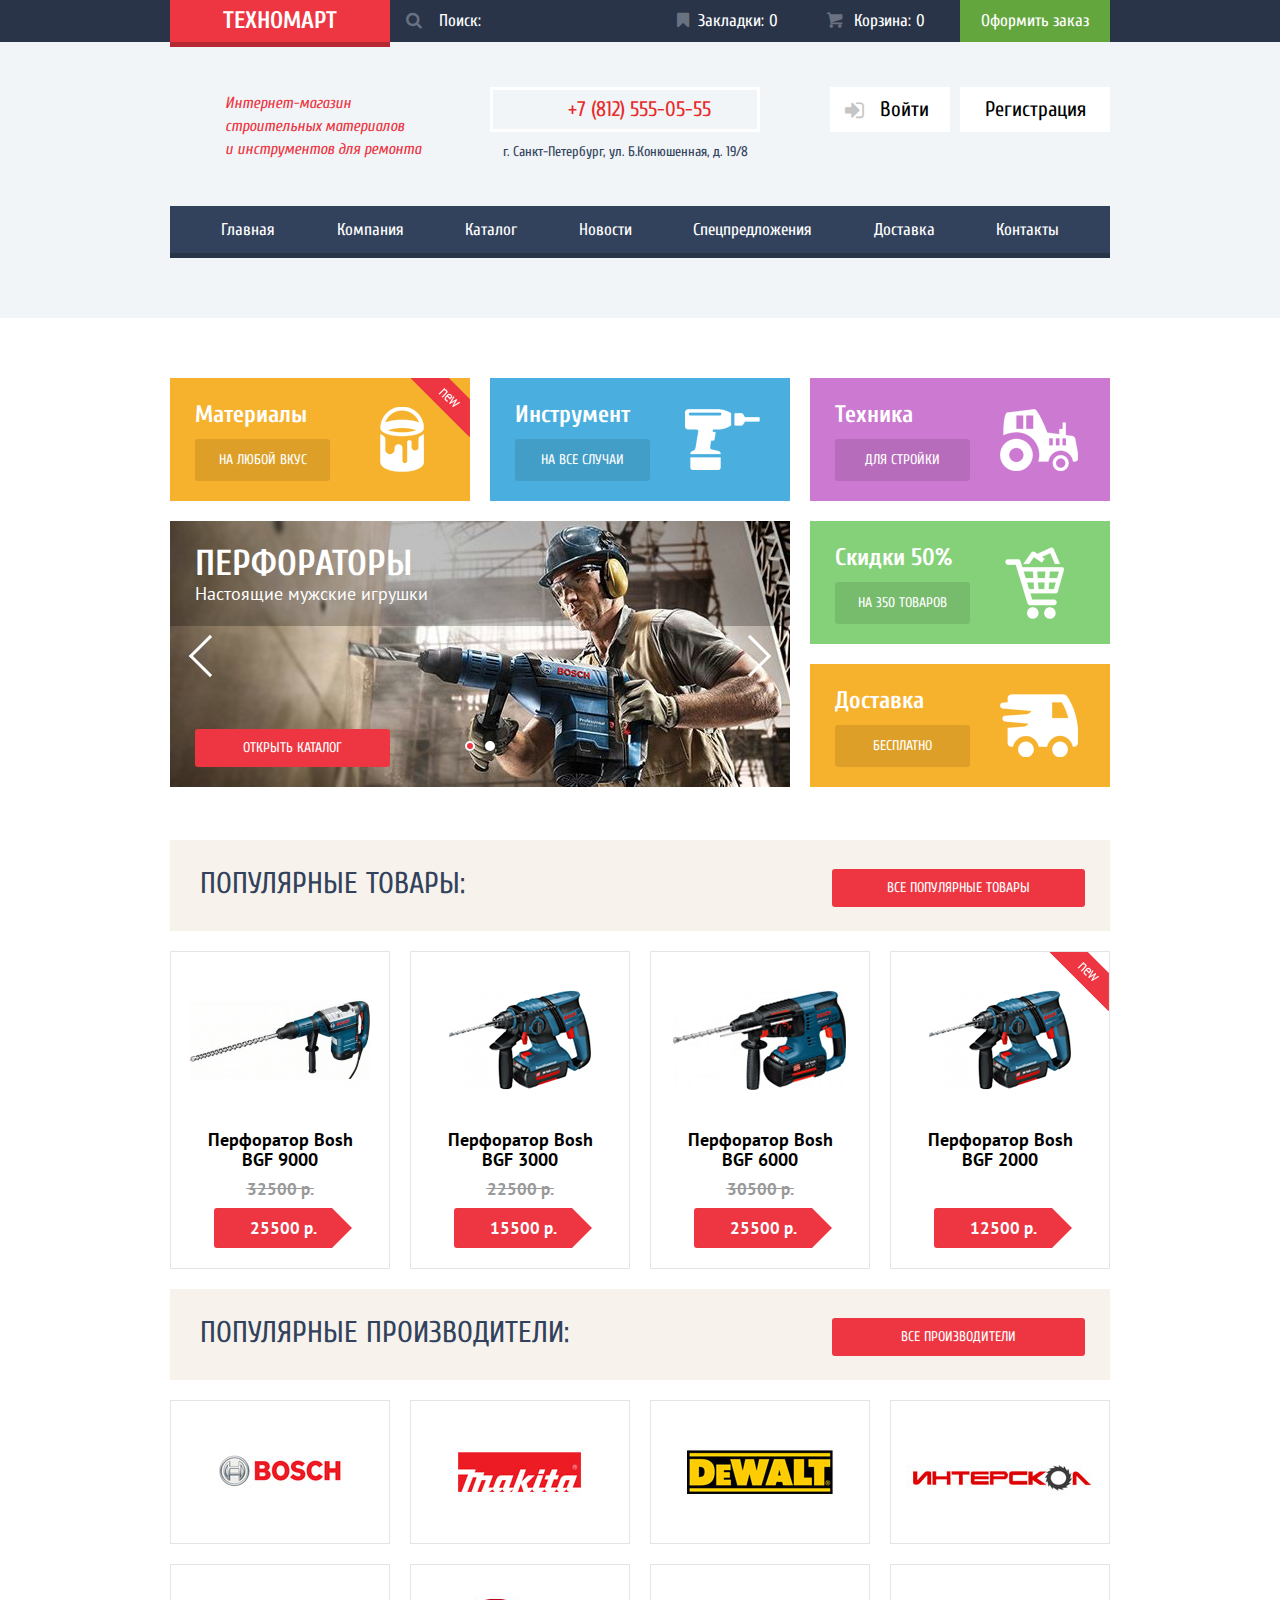
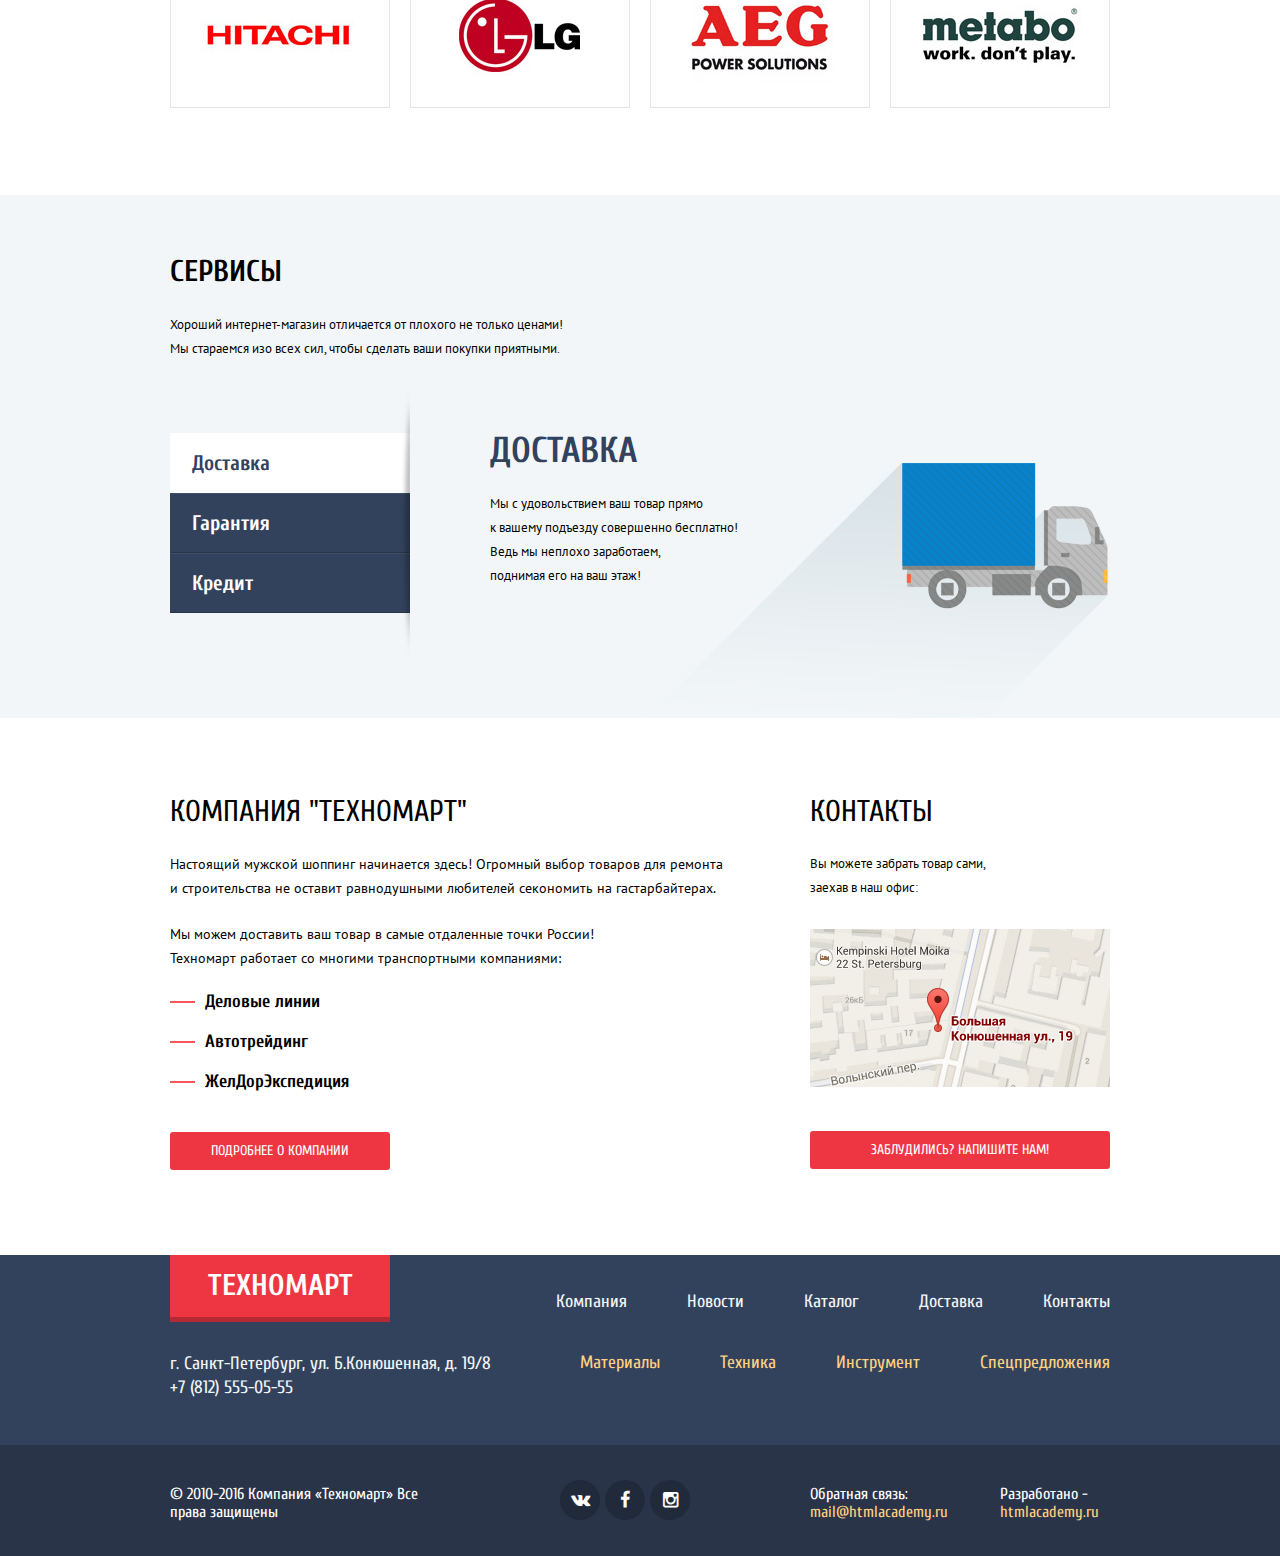
<file: index.html>
<!DOCTYPE html>
<html lang="ru">
  <head>
    <meta charset="utf-8">
    <link href="https://fonts.googleapis.com/css?family=PT+Sans:400,700|Cuprum:400,700&subset=latin,cyrillic" rel="stylesheet" type="text/css">
    <link href="css/normalize.css" rel="stylesheet">
    <link href="css/style.min.css" rel="stylesheet">
    <title>Техномарт</title>
  </head>
  <body>
    <header class="main-header">
      <div class="header-top">
        <div class="container clearfix">
          <div class="header-logo">
            <span class="logo">Техномарт</span>
          </div>
          <div class="search">
            <form class="search-form" action="#" method="get">
              <input id="search-field" type="text" name="search" placeholder="Поиск:">
              <label for="search-field"></label>
            </form>
          </div>
          <div class="bookmarks">
            <a class="bookmarks-link clearfix" href="#">
              <div class="bookmarks-title">Закладки:</div>
              <div class="bookmarks-count">0</div>
            </a>
          </div>
          <div class="cart">
            <a class="cart-link clearfix" href="#">
              <div class="cart-title">Корзина:</div>
              <div class="cart-count">0</div>
            </a>
          </div>
          <div class="checkout">
            <a class="checkout-btn" href="#">Оформить заказ</a>
          </div>
        </div>
      </div>
      <div class="header-bottom">
        <div class="container clearfix">
          <div class="header-description">
            <p>Интернет-магазин строительных материалов<br>
               и инструментов для ремонта</p>
          </div>
          <div class="header-contacts">
            <div class="header-contacts-tel">+7 (812) 555-05-55</div>
            <div class="header-contacts-address">г. Санкт-Петербург,
             ул. Б.Конюшенная, д. 19/8</div>
          </div>
          <div class="user-block">
            <div class="sign-in">
              <a class="sign-in-link" href="#">Войти</a>
            </div>
            <div class="sign-up">
              <a class="sign-up-link" href="#">Регистрация</a>
            </div>
          </div>
          <nav class="main-navigation">
            <ul class="main-navigation-list">
              <li>
                <a href="#">Главная</a>
              </li>
              <li>
                <a href="#">Компания</a>
              </li>
              <li>
                <a href="catalog.html">Каталог</a>
              </li>
              <li>
                <a href="#">Новости</a>
              </li>
              <li>
                <a href="#">Спецпредложения</a>
              </li>
              <li>
                <a href="#">Доставка</a>
              </li>
              <li>
                <a href="#">Контакты</a>
              </li>
            </ul>
          </nav>
        </div>
      </div>
    </header>
    <main>
      <div class="container">
        <div class="categories clearfix">
          <div class="categories-top clearfix">
            <div class="category category-materials">
              <div class="flag flag-new">
                Новинка
              </div>
              <b>Материалы</b>
              <a class="category-btn" href="#">
                <span>на любой вкус</span>
              </a>
            </div>
            <div class="category category-devices">
              <b>Инструмент</b>
              <a class="category-btn" href="#">
                <span>на все случаи</span>
              </a>
            </div>
            <div class="category category-machines">
              <b>Техника</b>
              <a class="category-btn" href="#">
                <span>для стройки</span>
              </a>
            </div>
          </div>
          <div class="categories-right clearfix">
            <div class="category category-sale">
              <b>Скидки 50%</b>
              <a class="category-btn" href="#">
                <span>на 350 товаров</span>
              </a>
            </div>
            <div class="category category-delivery">
              <b>Доставка</b>
              <a class="category-btn" href="#">
                <span>бесплатно</span>
              </a>
            </div>
          </div>
          <article class="index-slider">
            <input id="toogle-1" type="radio" name="toogle" checked>
            <label class="arrow-left-toogle" for="toogle-1"></label>
            <label class="radio-left-toogle" for="toogle-1"></label>
            <input id="toogle-2" type="radio" name="toogle">
            <label class="arrow-right-toolge" for="toogle-2"></label>
            <label class="radio-right-toogle" for="toogle-2"></label>
            <div class="index-slider-slides">
              <div class="index-slider-slide">
                <h2 class="index-slide-title">Перфораторы</h2>
                <p class="index-slide-description">Настоящие мужские игрушки</p>
                <a class="btn index-slide-btn" href="#">Открыть каталог</a>
              </div>
              <div class="index-slider-slide">
                <h2 class="index-slide-title">Дрели</h2>
                <p class="index-slide-description">Соседям на радость!</p>
                <a class="btn index-slide-btn" href="#">Открыть каталог</a>
              </div>
            </div>
          </article>
        </div>
        <article class="items index-items">
          <div class="items-title clearfix">
            <h2>Популярные товары:</h2>
            <a class="btn items-all-btn" href="#">Все популярные товары</a>
          </div>
          <section class="items-item">
            <div class="item-actions">
              <a class="item-btn item-buy" href="/buy">
                <span class="item-buy-picture icon-basket"></span>
                Купить
              </a>
              <a class="item-btn item-bookmark" href="#">В закладки</a>
            </div>
            <div class="item-image">
              <img src="img/bosh-bgf-9000.jpg" width="180" height="100"
               alt="Перфоратор Bosh BGF 9000">
            </div>
            <div class="item-title">
              Перфоратор Bosh BGF 9000
            </div>
            <div class="item-price-old">
              <s>32500 р.</s>
            </div>
            <div class="item-price-current">
              25500 р.
            </div>
          </section>
          <section class="items-item">
            <div class="item-actions">
              <a class="item-btn item-buy" href="/buy">
                <span class="item-buy-picture icon-basket"></span>
                Купить
              </a>
              <a class="item-btn item-bookmark" href="#">В закладки</a>
            </div>
            <div class="item-image">
              <img src="img/bosh-bgf-3000.jpg" width="180" height="100"
               alt="Перфоратор Bosh BGF 3000">
            </div>
            <div class="item-title">
              Перфоратор Bosh BGF 3000
            </div>
            <div class="item-price-old">
              <s>22500 р.</s>
            </div>
            <div class="item-price-current">
              15500 р.
            </div>
          </section>
          <section class="items-item">
            <div class="item-actions">
              <a class="item-btn item-buy" href="/buy">
                <span class="item-buy-picture icon-basket"></span>
                Купить
              </a>
              <a class="item-btn item-bookmark" href="#">В закладки</a>
            </div>
            <div class="item-image">
              <img src="img/bosh-bgf-6000.jpg" width="180" height="100"
               alt="Перфоратор Bosh BGF 6000">
            </div>
            <div class="item-title">
              Перфоратор Bosh BGF 6000
            </div>
            <div class="item-price-old">
              <s>30500 р.</s>
            </div>
            <div class="item-price-current">
              25500 р.
            </div>
          </section>
          <section class="items-item">
            <div class="flag flag-new">
              Новинка
            </div>
            <div class="item-actions">
              <a class="item-btn item-buy" href="/buy">
                <span class="item-buy-picture icon-basket"></span>
                Купить
              </a>
              <a class="item-btn item-bookmark" href="#">В закладки</a>
            </div>
            <div class="item-image">
              <img src="img/bosh-bgf-2000.jpg" width="180" height="100"
               alt="Перфоратор Bosh BGF 2000">
            </div>
            <div class="item-title">
              Перфоратор Bosh BGF 2000
            </div>
            <div class="item-price-current">
              12500 р.
            </div>
          </section>
        </article>
        <article class="manufacturers">
          <div class="manufacturers-title clearfix">
            <h2>Популярные производители:</h2>
            <a class="btn manufacturers-all-btn" href="#">Все производители</a>
          </div>
          <ul class="manufacturers-list">
            <li>
              <a class="manufacturers-bosch" href="#">
                <img src="img/bosch-icon.jpg" width="204" height="96" alt="Bosch">
              </a>
            </li>
            <li>
              <a class="manufacturers-makita" href="#">
                <img src="img/makita-icon.jpg" width="204" height="96" alt="Makita">
              </a>
            </li>
            <li>
              <a class="manufacturers-dewalt" href="#">
                <img src="img/dewalt-icon.jpg" width="204" height="96" alt="DeWalt">
              </a>
            </li>
            <li>
              <a class="manufacturers-interskol" href="#">
                <img src="img/interskol-icon.jpg" width="204" height="96" alt="Интерскол">
              </a>
            </li>
            <li>
              <a class="manufacturers-hitachi" href="#">
                <img src="img/hitachi-icon.jpg" width="204" height="96" alt="Hitachi">
              </a>
            </li>
            <li>
              <a class="manufacturers-lg" href="#">
                <img src="img/lg-icon.jpg" width="204" height="96" alt="LG">
              </a>
            </li>
            <li>
              <a class="manufacturers-aeg" href="#">
                <img src="img/aeg-icon.jpg" width="204" height="96" alt="AEG">
              </a>
            </li>
            <li>
              <a class="manufacturers-metabo" href="#">
                <img src="img/metabo-icon.jpg" width="204" height="96" alt="Metabo">
              </a>
            </li>
          </ul>
        </article>
      </div>
      <article class="services">
        <div class="container">
          <h1 class="services-title">Сервисы</h1>
          <p class="services-description">Хороший интернет-магазин отличается от плохого не только ценами!
             Мы стараемся изо всех сил, чтобы сделать ваши покупки приятными.</p>
          <div class="services-slider">
            <input id="delivery-toggle" type="radio" name="services-toggle" checked>
            <input id="warranty-toggle" type="radio" name="services-toggle">
            <input id="credit-toggle" type="radio" name="services-toggle">
            <div class="services-slider-controls">
              <label class="services-slider-btn delivery-btn" for="delivery-toggle">Доставка</label>
              <label class="services-slider-btn warranty-btn" for="warranty-toggle">Гарантия</label>
              <label class="services-slider-btn credit-btn" for="credit-toggle">Кредит</label>
            </div>
            <section class="services-slider-slide delivery">
              <h2 class="services-slide-title">Доставка</h2>
              <p class="services-slide-description">Мы с удовольствием ваш товар прямо<br>
                к вашему подъезду совершенно бесплатно!<br>
                Ведь мы неплохо заработаем,<br>
                поднимая его на ваш этаж!</p>
            </section>
            <section class="services-slider-slide warranty">
              <h2 class="services-slide-title">Гарантия</h2>
              <p class="services-slide-description">
                Если купленный у нас товар поломается или заискрит,<br>
                а также в случае пожара, спровоцированного его возгаранием,<br>
                вы всегда можете быть уверены в нашей гарантии. Мы обменяем<br>
                сгоревший товар на новый.<br>
                Дом уж востановите как-нибудь сами.</p>
            </section>
            <section class="services-slider-slide credit">
              <h2 class="services-slide-title">Кредит</h2>
              <p class="services-slide-description">Залезть в долговую яму стало проще!<br>
               Кредитные консультанты придут вам на помощь.</p>
               <a class="btn credit-apllication-btn" href="#">Отправить заявку</a>
            </section>
          </div>
        </div>
      </article>
    </main>
    <article class="index-info container clearfix">
      <section class="index-info-company">
        <h1 class="company-title"> Компания "Техномарт"</h1>
        <p>Настоящий мужской шоппинг начинается здесь! Огромный выбор товаров для ремонта и
           строительства не оставит равнодушными любителей секономить на гастарбайтерах.</p>
        <p>Мы можем доставить ваш товар в самые отдаленные точки России!<br>
           Техномарт работает со многими транспортными компаниями:</p>
        <ul class="delivery-list">
          <li>Деловые линии</li>
          <li>Автотрейдинг</li>
          <li>ЖелДорЭкспедиция</li>
        </ul>
        <a class="btn company-extended-btn" href="#">Подробнее о компании</a>
      </section>
      <section class="index-info-contacts">
        <h2 class="contacts-title">Контакты</h2>
        <p>Вы можете забрать товар сами,
           заехав в наш офис:</p>
        <a class="contacts-map" href="https://www.google.ru/maps/place/%D0%91%D0%BE%D0%BB%D1%8C%D1%88%D0%B0%D1%8F+%D0%9A%D0%BE%D0%BD%D1%8E%D1%88%D0%B5%D0%BD%D0%BD%D0%B0%D1%8F+%D1%83%D0%BB.,+19,+%D0%A1%D0%B0%D0%BD%D0%BA%D1%82-%D0%9F%D0%B5%D1%82%D0%B5%D1%80%D0%B1%D1%83%D1%80%D0%B3,+191186/@59.9387969,30.3208946,17z/data=!3m1!4b1!4m2!3m1!1s0x4696310fca5ba729:0xea9c53d4493c879f" target="_blank">
          <img src="img/map.jpg" width="300" height="158" alt="ул. Большая конюшенная, 19">
        </a>
        <a class="btn contacts-email-btn" href="/write-us">Заблудились? Напишите нам!</a>
      </section>
    </article>
    <footer class="main-footer">
      <div class="footer-top">
        <div class="container clearfix">
          <div class="footer-top-left">
            <div class="footer-logo">
              <span class="logo">Техномарт</span>
            </div>
            <div class="footer-contacts">
              г. Санкт-Петербург, ул. Б.Конюшенная, д. 19/8 +7 (812) 555-05-55
            </div>
          </div>
          <nav class="footer-navigation">
            <ul class="footer-navigation-top">
              <li>
                <a href="#">Компания</a>
              </li>
              <li>
                <a href="#">Новости</a>
              </li>
            <li>
                <a href="catalog.html">Каталог</a>
              </li>
            <li>
                <a href="#">Доставка</a>
              </li>
              <li>
                <a href="#">Контакты</a>
              </li>
            </ul>
            <ul class="footer-navigation-bottom">
              <li>
                <a href="#">Материалы</a>
              </li>
              <li>
                <a href="#">Техника</a>
              </li>
              <li>
                <a href="#">Инструмент</a>
              </li>
              <li>
                <a href="#">Спецпредложения</a>
              </li>
            </ul>
          </nav>
        </div>
      </div>
      <div class="footer-bottom">
        <div class="container clearfix">
          <div class="footer-copyrighting">
            &copy; 2010-2016 Компания &laquo;Техномарт&raquo; Все права защищены
          </div>
          <div class="footer-social">
            <a class="social-btn social-btn-vk" href="#">Вконтакте</a>
            <a class="social-btn social-btn-fb" href="#">Фейсбук</a>
            <a class="social-btn social-btn-instagram" href="#">Инстаграм</a>
          </div>
          <div class="footer-feedback">
            Обратная связь:
            <a href="mailto:mail@htmlacadymy.ru">mail@htmlacademy.ru</a>
          </div>
          <div class="footer-developer">
            Разработано -
            <a href="http://www.htmlacademy.ru" target="_blank">htmlacademy.ru</a>
          </div>
        </div>
      </div>
    </footer>
    <div class="overlay"></div>
    <div class="modal-write-us">
      <button class="write-us-close" type="button">Закрыть</button>
        <form action="#" method="post">
          <div class="write-us-top">
            <div class="modal-container clearfix">
              <label class="top-left">
                <span class="field-title">Ваше имя:</span>
                <input type="text" name="name" placeholder="Представтесь, пожалуйста">
              </label>
              <label class="top-right">
                <span class="field-title">Ваш e-mail:</span>
                <input type="email" name="email" placeholder="Для отправки ответа">
              </label>
            <label class="top-bottom">
              <span class="field-title">Текст письма:</span>
              <textarea name="message" rows="5" placeholder="В свободной форме"></textarea>
            </label>
          </div>
        </div>
        <div class="write-us-bottom">
          <div class="modal-container">
            <button class="btn write-us-btn">Отправить</button>
          </div>
        </div>
      </form>
    </div>
    <div class="modal-cart">
      <button class="modal-cart-close" type="button" >Закрыть</button>
      <div class="modal-container">
        <span class="modal-cart-picture"></span>
        <p>Товар добавлен в корзину!</p>
      </div>
      <div class="modal-cart-bottom">
        <div class="modal-container">
          <button class="btn order-btn" type="button">Оформить заказ</button>
          <button class="btn proceed-btn" type="button">Продолжить покупки</button>
        </div>
      </div>
    </div>
    <div class="modal-map">
      <iframe src="https://www.google.com/maps/embed?pb=!1m16!1m12!1m3!1d1998.5989424123986!2d30.320894616222443!3d59.93879686904775!2m3!1f0!2f0!3f0!3m2!1i1024!2i768!4f13.1!2m1!1z0KHQsNC90LrRgi3Qn9C10YLQtdGA0LHRg9GA0LMsINCz0L7RgNC-0LQg0KHQsNC90LrRgi3Qn9C10YLQtdGA0LHRg9GA0LMg0LHQvtC70YzRiNCw0Y8g0LrQvtC90Y7RiNC10L3QvdCw0Y8gMTk!5e0!3m2!1sru!2sru!4v1456146250431" width="940" height="445" frameborder="0" allowfullscreen></iframe>
      <button class="modal-map-close" type="button" >Закрыть</button>
    </div>
    <script src="js/scripts.min.js"></script>
  </body>
</html>
</file>
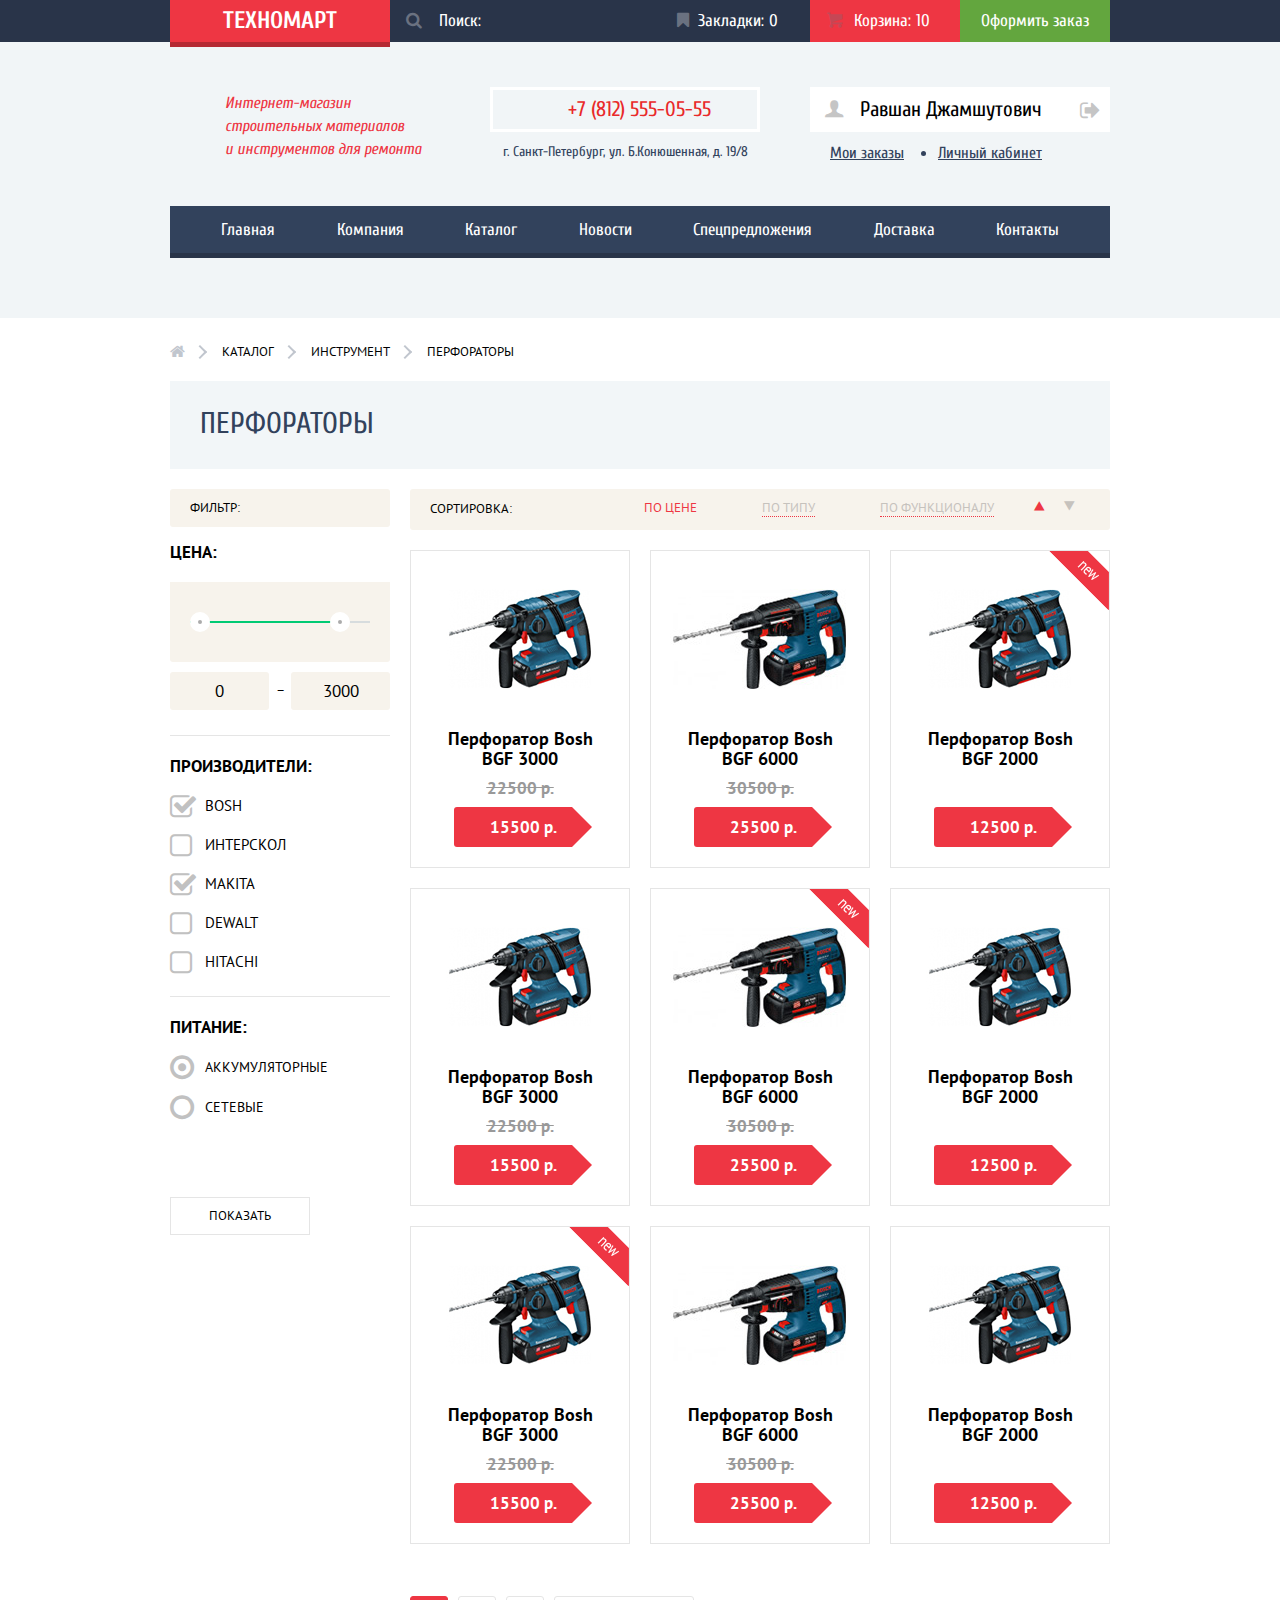
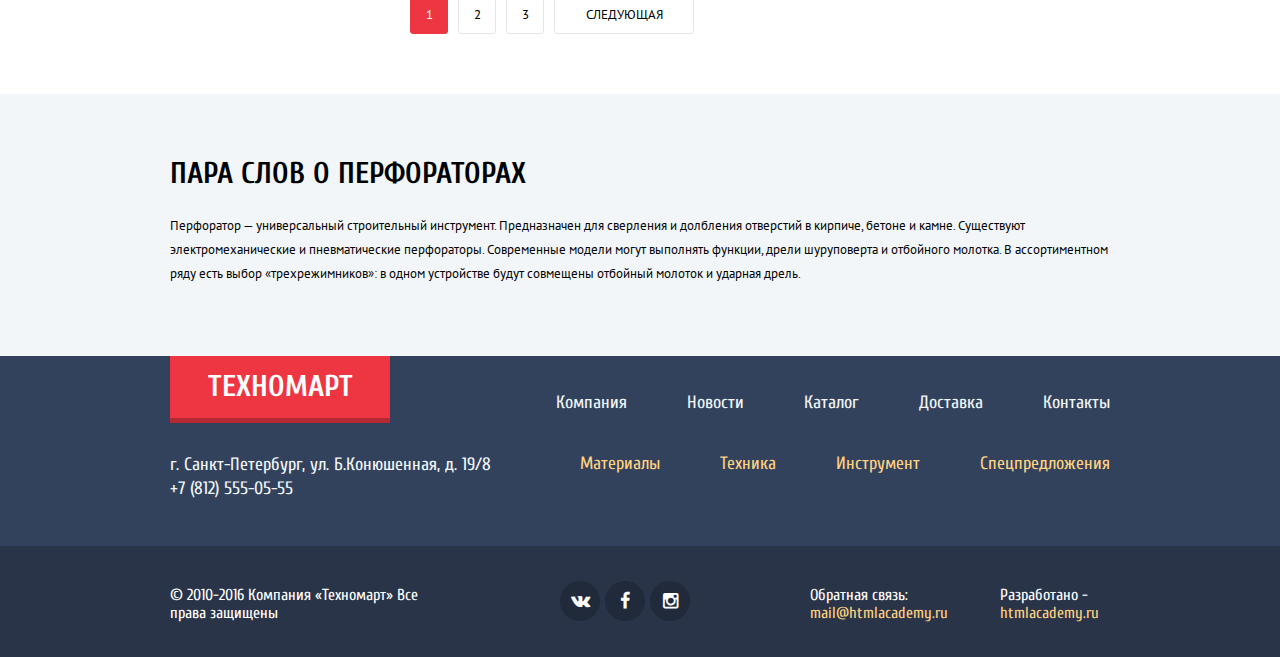
<file: catalog.html>
<!DOCTYPE html>
<html lang="ru">
  <head>
    <meta charset="utf-8">
    <link href="https://fonts.googleapis.com/css?family=PT+Sans:400,700|Cuprum:400,700&subset=latin,cyrillic" rel="stylesheet" type="text/css">
    <link href="css/normalize.css" rel="stylesheet">
    <link href="css/style.min.css" rel="stylesheet">
    <title>Перфораторы</title>
  </head>
  <body class="inner-page">
    <header class="main-header">
      <div class="header-top">
        <div class="container clearfix">
          <div class="header-logo">
            <a class="logo inner-logo" href="index.html">Техномарт</a>
          </div>
          <div class="search">
            <form class="search-form" action="#" method="get">
              <input id="search-field" type="text" name="search" placeholder="Поиск:">
              <label for="search-field"></label>
            </form>
          </div>
          <div class="bookmarks">
            <a class="bookmarks-link clearfix" href="#">
              <div class="bookmarks-title">Закладки:</div>
              <div class="bookmarks-count">0</div>
            </a>
          </div>
          <div class="cart">
            <a class="cart-link cart-contain cart-contain-picture clearfix" href="#">
              <div class="cart-title">Корзина:</div>
              <div class="cart-count">10</div>
            </a>
          </div>
          <div class="checkout">
            <a class="checkout-btn" href="#">Оформить заказ</a>
          </div>
        </div>
      </div>
      <div class="header-bottom">
        <div class="container clearfix">
          <div class="header-description">
            <p>Интернет-магазин строительных материалов<br>
               и инструментов для ремонта</p>
          </div>
          <div class="header-contacts">
            <div class="header-contacts-tel">+7 (812) 555-05-55</div>
            <div class="header-contacts-address">г. Санкт-Петербург,
             ул. Б.Конюшенная, д. 19/8</div>
          </div>
          <div class="user-block">
            <div class="user-profile clearfix">
              <div class="user-name">
                <a class="user-name-link" href="#">Равшан Джамшутович</a>
              </div>
              <div class="user-exit">
                <a class="user-exit-link" href="#">Выход</a>
              </div>
            </div>
            <span class="user-oders">
              <a class="user-oders-link" href="#">Мои заказы</a>
            </span>
             <span class="user-account">
              <a class="user-account-link" href="#">Личный кабинет</a>
             </span>
          </div>
          <nav class="main-navigation">
            <ul class="main-navigation-list">
              <li>
                <a href="index.html">Главная</a>
              </li>
              <li>
                <a href="#">Компания</a>
              </li>
              <li>
                <a href="#">Каталог</a>
              </li>
              <li>
                <a href="#">Новости</a>
              </li>
              <li>
                <a href="#">Спецпредложения</a>
              </li>
              <li>
                <a href="#">Доставка</a>
              </li>
              <li>
                <a href="#">Контакты</a>
              </li>
            </ul>
          </nav>
        </div>
      </div>
    </header>
    <div class="breadcrumbs container">
      <ul>
        <li>
          <a class="home-link" href="index.html">Главная<!--<span class="home-picture icon-home"><span>--></a>
        </li>
        <li>
          <a href="#">Каталог</a>
        </li>
        <li>
          <a href="#">Инструмент</a>
        </li>
        <li>
          <span>Перфораторы</span>
        </li>
      </ul>
    </div>
    <main class="catalog container clearfix">
      <h1 class="catalog-title">Перфораторы</h1>
      <aside class="catalog-filter">
        <span class="filter-title">Фильтр:</span>
        <form class="filter-form" action="#" method="post">
          <fieldset class="filter-price">
            <legend>Цена:</legend>
            <div class="range-controls">
              <div class="range-scale">
                <div class="scale-selected" style="width: 88%"></div>
              </div>
              <div class="range-toggle toggle-min"></div>
              <div class="range-toggle toggle-max"></div>
            </div>
            <div class="price-controls">
              <label class="price-min">
                <input type="text" name="min-price" value="0">
              </label>
              <span class="price-dash">&ndash;</span>
              <label class="price-max">
                <input type="text" name="max-price" value="3000">
              </label>
            </div>
          </fieldset>
          <fieldset class="filter-manufacturers">
            <legend>Производители:</legend>
            <input id="bosh" type="checkbox" name="manufacturer" value="bosh" checked>
            <label for="bosh">Bosh</label>
            <input id="interskol" type="checkbox" name="manufacturer" value="interskol">
            <label for="interskol">Интерскол</label>
            <input id="makita" type="checkbox" name="manufacturer" value="makita" checked>
            <label for="makita">Makita</label>
            <input id="dewalt" type="checkbox" name="manufacturer" value="dewalt">
            <label for="dewalt">DeWalt</label>
            <input id="hitachi" type="checkbox" name="manufacturer" value="hitachi">
            <label for="hitachi">Hitachi</label>
          </fieldset>
          <fieldset class="filter-power">
            <legend>Питание:</legend>
            <input id="wireless" type="radio" name="power" value="wireless" checked>
            <label for="wireless">Аккумуляторные</label>
            <input id="wire" type="radio" name="power" value="wire">
            <label for="wire">Сетевые</label>
          </fieldset>
          <button class="show-items" type="submit">Показать</button>
        </form>
      </aside>
      <div class="items-sorting">
        <span class="sorting-title">Сортировка:</span>
        <ul class="sorting-list">
          <li class="sorting-price">
            <a class="sorting-btn current" href="#">По цене</a>
          </li>
          <li class="sorting-type">
            <a class="sorting-btn" href="#">По типу</a>
          </li>
          <li class="sorting-function">
            <a class="sorting-btn" href="#">По функционалу</a>
          </li>
          <li class="sorting-ascending">
            <a href="#">
              <span class="sorting-picture icon-up-dir current">По возрастанию</span>
            </a>
          </li>
          <li class="sorting-descending">
            <a href="#">
              <span class="sorting-picture icon-down-dir">По убыванию</span>
            </a>
          </li>
      </ul>
      </div>
      <article class="items catalog-items">
        <section class="items-item">
          <div class="item-actions">
            <a class="item-btn item-buy" href="/buy">
              <span class="item-buy-picture icon-basket"></span>
              Купить
            </a>
            <a class="item-btn item-bookmark" href="#">В закладки</a>
          </div>
          <div class="item-image">
            <img src="img/bosh-bgf-3000.jpg" width="180" height="100"
             alt="Перфоратор Bosh BGF 3000">
          </div>
          <div class="item-title">
            Перфоратор Bosh BGF 3000
          </div>
          <div class="item-price-old">
            <s>22500 р.</s>
          </div>
          <div class="item-price-current">
            15500 р.
          </div>
        </section>
        <section class="items-item">
          <div class="item-actions">
            <a class="item-btn item-buy" href="/buy">
              <span class="item-buy-picture icon-basket"></span>
              Купить
            </a>
            <a class="item-btn item-bookmark" href="#">В закладки</a>
          </div>
          <div class="item-image">
            <img src="img/bosh-bgf-6000.jpg" width="180" height="100"
             alt="Перфоратор Bosh BGF 6000">
          </div>
          <div class="item-title">
            Перфоратор Bosh BGF 6000
          </div>
          <div class="item-price-old">
            <s>30500 р.</s>
          </div>
          <div class="item-price-current">
            25500 р.
          </div>
        </section>
        <section class="items-item">
          <div class="flag flag-new">
            Новинка
          </div>
          <div class="item-actions">
            <a class="item-btn item-buy" href="/buy">
              <span class="item-buy-picture icon-basket"></span>
              Купить
            </a>
            <a class="item-btn item-bookmark" href="#">В закладки</a>
          </div>
          <div class="item-image">
            <img src="img/bosh-bgf-2000.jpg" width="180" height="100"
             alt="Перфоратор Bosh BGF 2000">
          </div>
          <div class="item-title">
            Перфоратор Bosh BGF 2000
          </div>
          <div class="item-price-current">
            12500 р.
          </div>
        </section>
        <section class="items-item">
          <div class="item-actions">
            <a class="item-btn item-buy" href="/buy">
              <span class="item-buy-picture icon-basket"></span>
              Купить
            </a>
            <a class="item-btn item-bookmark" href="#">В закладки</a>
          </div>
          <div class="item-image">
            <img src="img/bosh-bgf-3000.jpg" width="180" height="100"
             alt="Перфоратор Bosh BGF 3000">
          </div>
          <div class="item-title">
            Перфоратор Bosh BGF 3000
          </div>
          <div class="item-price-old">
            <s>22500 р.</s>
          </div>
          <div class="item-price-current">
            15500 р.
          </div>
        </section>
        <section class="items-item">
          <div class="flag flag-new">
            Новинка
          </div>
          <div class="item-actions">
            <a class="item-btn item-buy" href="/buy">
              <span class="item-buy-picture icon-basket"></span>
              Купить
            </a>
            <a class="item-btn item-bookmark" href="#">В закладки</a>
          </div>
          <div class="item-image">
            <img src="img/bosh-bgf-6000.jpg" width="180" height="100"
             alt="Перфоратор Bosh BGF 6000">
          </div>
          <div class="item-title">
            Перфоратор Bosh BGF 6000
          </div>
          <div class="item-price-old">
            <s>30500 р.</s>
          </div>
          <div class="item-price-current">
            25500 р.
          </div>
        </section>
        <section class="items-item">
          <div class="item-actions">
            <a class="item-btn item-buy" href="/buy">
              <span class="item-buy-picture icon-basket"></span>
              Купить
            </a>
            <a class="item-btn item-bookmark" href="#">В закладки</a>
          </div>
          <div class="item-image">
            <img src="img/bosh-bgf-2000.jpg" width="180" height="100"
             alt="Перфоратор Bosh BGF 2000">
          </div>
          <div class="item-title">
            Перфоратор Bosh BGF 2000
          </div>
          <div class="item-price-current">
            12500 р.
          </div>
        </section>
        <section class="items-item">
          <div class="flag flag-new">
            Новинка
          </div>
          <div class="item-actions">
            <a class="item-btn item-buy" href="/buy">
              <span class="item-buy-picture icon-basket"></span>
              Купить
            </a>
            <a class="item-btn item-bookmark" href="#">В закладки</a>
          </div>
          <div class="item-image">
            <img src="img/bosh-bgf-3000.jpg" width="180" height="100"
             alt="Перфоратор Bosh BGF 3000">
          </div>
          <div class="item-title">
            Перфоратор Bosh BGF 3000
          </div>
          <div class="item-price-old">
            <s>22500 р.</s>
          </div>
          <div class="item-price-current">
            15500 р.
          </div>
        </section>
        <section class="items-item">
          <div class="item-actions">
            <a class="item-btn item-buy" href="/buy">
              <span class="item-buy-picture icon-basket"></span>
              Купить
            </a>
            <a class="item-btn item-bookmark" href="#">В закладки</a>
          </div>
          <div class="item-image">
            <img src="img/bosh-bgf-6000.jpg" width="180" height="100"
             alt="Перфоратор Bosh BGF 6000">
          </div>
          <div class="item-title">
            Перфоратор Bosh BGF 6000
          </div>
          <div class="item-price-old">
            <s>30500 р.</s>
          </div>
          <div class="item-price-current">
            25500 р.
          </div>
        </section>
        <section class="items-item">
          <div class="item-actions">
            <a class="item-btn item-buy" href="/buy">
              <span class="item-buy-picture icon-basket"></span>
              Купить
            </a>
            <a class="item-btn item-bookmark" href="#">В закладки</a>
          </div>
          <div class="item-image">
            <img src="img/bosh-bgf-2000.jpg" width="180" height="100"
             alt="Перфоратор Bosh BGF 2000">
          </div>
          <div class="item-title">
            Перфоратор Bosh BGF 2000
          </div>
          <div class="item-price-current">
            12500 р.
          </div>
        </section>
        <div class="paginator">
          <ul>
            <li>
              <span class="current">1</span>
            </li>
            <li>
              <a href="#">2</a>
            </li>
            <li>
              <a href="#">3</a>
            </li>
            <li>
              <a href="#">Следующая</a>
            </li>
        </ul>
        </div>
      </article>
    </main>
    <aside class="catalog-info">
      <div class="container">
        <h2 class="catalog-info-title">Пара слов о перфораторах</h2>
        <p>Перфоратор &mdash;	 универсальный строительный инструмент. Предназначен для сверления
           и долбления отверстий в кирпиче, бетоне и камне. Существуют электромеханические
           и пневматические перфораторы. Современные модели могут выполнять функции, дрели
           шуруповерта и отбойного молотка. В ассортиментном ряду есть выбор
           &laquo;трехрежимников&raquo;: в одном устройстве будут совмещены отбойный молоток
           и ударная дрель.</p>
      </div>
    </aside>
    <footer class="main-footer">
      <div class="footer-top">
        <div class="container clearfix">
          <div class="footer-top-left">
            <div class="footer-logo">
              <a class="logo inner-logo" href="index.html">Техномарт</a>
            </div>
            <div class="footer-contacts">
              г. Санкт-Петербург, ул. Б.Конюшенная, д. 19/8 +7 (812) 555-05-55
            </div>
          </div>
          <nav class="footer-navigation">
            <ul class="footer-navigation-top">
              <li>
                <a href="#">Компания</a>
              </li>
              <li>
                <a href="#">Новости</a>
              </li>
            <li>
                <a href="catalog.html">Каталог</a>
              </li>
            <li>
                <a href="#">Доставка</a>
              </li>
              <li>
                <a href="#">Контакты</a>
              </li>
            </ul>
            <ul class="footer-navigation-bottom">
              <li>
                <a href="#">Материалы</a>
              </li>
              <li>
                <a href="#">Техника</a>
              </li>
              <li>
                <a href="#">Инструмент</a>
              </li>
              <li>
                <a href="#">Спецпредложения</a>
              </li>
            </ul>
          </nav>
        </div>
      </div>
      <div class="footer-bottom">
        <div class="container clearfix">
          <div class="footer-copyrighting">
            &copy; 2010-2016 Компания &laquo;Техномарт&raquo; Все права защищены
          </div>
          <div class="footer-social">
            <a class="social-btn social-btn-vk" href="#">Вконтакте</a>
            <a class="social-btn social-btn-fb" href="#">Фейсбук</a>
            <a class="social-btn social-btn-instagram" href="#">Инстаграм</a>
          </div>
          <div class="footer-feedback">
            Обратная связь:
            <a href="#">mail@htmlacademy.ru</a>
          </div>
          <div class="footer-developer">
            Разработано -
            <a href="#">htmlacademy.ru</a>
          </div>
        </div>
      </div>
    </footer>
    <div class="overlay"></div>
    <div class="modal-write-us">
      <button class="write-us-close" type="button">Закрыть</button>
        <form action="#" method="post">
          <div class="write-us-top">
            <div class="modal-container clearfix">
              <label class="top-left">
                <span class="field-title">Ваше имя:</span>
                <input type="text" name="name" placeholder="Представтесь, пожалуйста">
              </label>
              <label class="top-right">
                <span class="field-title">Ваш e-mail:</span>
                <input type="email" name="email" placeholder="Для отправки ответа">
              </label>
            <label class="top-bottom">
              <span class="field-title">Текст письма:</span>
              <textarea name="message" rows="5" placeholder="В свободной форме"></textarea>
            </label>
          </div>
        </div>
        <div class="write-us-bottom">
          <div class="modal-container">
            <button class="btn write-us-btn">Отправить</button>
          </div>
        </div>
      </form>
    </div>
    <div class="modal-cart">
      <button class="modal-cart-close" type="button" >Закрыть</button>
      <div class="modal-container">
        <span class="modal-cart-picture"></span>
        <p>Товар добавлен в корзину!</p>
      </div>
      <div class="modal-cart-bottom">
        <div class="modal-container">
          <button class="btn order-btn" type="button">Оформить заказ</button>
          <button class="btn proceed-btn" type="button">Продолжить покупки</button>
        </div>
      </div>
    </div>
    <div class="modal-map">
      <iframe src="https://www.google.com/maps/embed?pb=!1m16!1m12!1m3!1d1998.5989424123986!2d30.320894616222443!3d59.93879686904775!2m3!1f0!2f0!3f0!3m2!1i1024!2i768!4f13.1!2m1!1z0KHQsNC90LrRgi3Qn9C10YLQtdGA0LHRg9GA0LMsINCz0L7RgNC-0LQg0KHQsNC90LrRgi3Qn9C10YLQtdGA0LHRg9GA0LMg0LHQvtC70YzRiNCw0Y8g0LrQvtC90Y7RiNC10L3QvdCw0Y8gMTk!5e0!3m2!1sru!2sru!4v1456146250431" width="600" height="450" frameborder="0" allowfullscreen></iframe>
      <button class="modal-map-close" type="button" >Закрыть</button>
    </div>
    <script src="js/scripts.min.js"></script>
  </body>
</html>
</file>
<file: css/style.min.css>
html,body{margin:0;padding:0}body{font-family:"PT Sans","Arial",sans-serif;font-size:14px;line-height:18px;color:#000}@font-face{font-weight:400;font-style:normal;font-family:"symbols-technomart";src:url(../fonts/symbols-technomart.woff) format("woff"),url(../fonts/symbols-technomart.woff2) format("woff2")}[class^="icon-"]::before,[class*=" icon-"]::before{display:inline-block;width:1em;margin-right:.2em;margin-left:.2em;font-weight:400;line-height:1em;font-family:"symbols-technomart";text-align:center;text-transform:none;text-decoration:inherit;font-style:normal;font-variant:normal;speak:none}.icon-left::before{content:"\3c"}.icon-right::before{content:"\3e"}.icon-basket::before{content:"\62"}.icon-facebook::before{content:"\66"}.icon-twitter::before{content:"\74"}.icon-vk::before{content:"\76"}.icon-up::before{content:"\2c4"}.icon-down::before{content:"\2c5"}.icon-left-big::before{content:"\2190"}.icon-right-big::before{content:"\2192"}.icon-login::before{content:"\2386"}.icon-logout::before{content:"\241b"}.icon-up-dir::before{content:"\25b2"}.icon-down-dir::before{content:"\25bc"}.icon-circle::before{content:"\25cb"}.icon-circle-dot::before{content:"\25cf"}.icon-star::before{content:"\2605"}.icon-check-off::before{content:"\2610"}.icon-check-on::before{content:"\2611"}.icon-youtube::before{content:"\f39e"}.icon-home::before{content:"🏠"}.icon-user::before{content:"👨"}.icon-phone::before{content:"📞"}.icon-instagramm::before{content:"📷"}.icon-search::before{content:"🔍"}.icon-bookmark::before{content:"🔖"}.clearfix::after{content:"";display:table;clear:both}.container{width:940px;margin:0 auto;padding:0 10px}img{max-width:100%;height:auto}h1{font-weight:700;font-size:30px;line-height:30px;font-family:"Cuprum","Arial",sans-serif}h2{font-weight:700;font-size:30px;line-height:30px;font-family:"Cuprum","Arial",sans-serif}.catalog-title{margin-bottom:20px}.btn{display:block;padding-top:12px;padding-bottom:12px;font-size:14px;line-height:14px;font-family:"Cuprum","Arial",sans-serif;text-decoration:none;text-transform:uppercase;text-align:center;color:#fff;background-color:#ee3643;border-radius:3px}.btn:hover{background-color:#ca2c37}.btn:active{background-color:#ba2732}.breadcrumbs ul{margin:0;margin-bottom:20px;padding:0;padding-left:15px;font-size:0;list-style:none}.breadcrumbs li{position:relative;display:inline-block;margin-right:37px;text-align:center;vertical-align:top}.breadcrumbs li::before{content:"";position:absolute;top:4px;left:-27px;display:block;width:8px;height:8px;border-top:2px solid #c1c6ce;border-right:2px solid #c1c6ce;-webkit-transform:rotate(45deg);transform:rotate(45deg)}.breadcrumbs li:first-child::before{content:"";position:relative;display:block;width:0;height:0;border-style:none}.breadcrumbs a,.breadcrumbs span{display:block;font-size:13px;line-height:18px;font-family:"PT Sans","Arial",sans-serif;text-decoration:none;text-transform:uppercase;color:#000}.breadcrumbs .home-link{font-size:0}.breadcrumbs .home-link::before{content:"🏠";position:absolute;top:-2px;right:0;display:block;font-size:16px;line-height:20px;font-family:"symbols-technomart";text-transform:none;color:#c1c6ce}.main-header{margin-bottom:60px}.inner-page .main-header{margin-bottom:25px}.header-top{min-height:42px;color:#fff;background-color:#293449}.header-logo{float:left}.logo{display:block;width:220px;padding-top:9px;padding-bottom:9px;font-weight:700;font-size:24px;line-height:24px;font-family:"Cuprum","Arial",sans-serif;text-transform:uppercase;text-align:center;color:#fff;background-color:#ee3643;box-shadow:0 5px 0 0 #b52933}.inner-logo{display:block;font-weight:700;font-size:24px;line-height:24px;font-family:"Cuprum","Arial",sans-serif;text-transform:uppercase;text-align:center;text-decoration:none}.inner-page .logo:hover{background-color:#ca2c37;box-shadow:0 5px 0 0 #9a212a}.inner-page .logo:active{background-color:#ba2732;box-shadow:0 5px 0 0 #8e1e26}.search{position:relative;float:left;width:270px}.search input{width:216px;font-weight:400;font-size:17px;line-height:18px;font-family:"Cuprum","Arial",sans-serif;color:#fff;background-color:#293449;border-style:none;outline-style:none;padding:12px 10px 12px 49px}.search input::-webkit-input-placeholder{color:#fff}.search input::-moz-placeholder{color:#fff}.search input:-moz-placeholder{color:#fff}.search input:-ms-input-placeholder{color:#fff}.search:hover input{background-color:#212a3a}.search input:focus{color:#000;background-color:#fff}.search label::before{content:"🔍";position:absolute;top:12px;left:16px;width:17px;height:18px;font-size:17px;line-height:18px;font-family:"symbols-technomart";color:#6a7180}.search:hover label::before{color:#fff}.search input:focus + label::before{color:#ee3643}.bookmarks{float:left;width:150px}.bookmarks-link{position:relative;display:block;width:111px;font-weight:400;font-size:17px;line-height:18px;font-family:"Cuprum","Arial",sans-serif;text-decoration:none;color:#fff;background-color:#293449;padding:12px 5px 12px 34px}.bookmarks-link:hover{background-color:#212a3a}.bookmarks-link:active{color:#a2a5a9;background-color:#161d29}.bookmarks-link::before{content:"🔖";position:absolute;top:12px;left:17px;font-size:17px;line-height:18px;font-family:"symbols-technomart";text-decoration:none;color:#6a7180}.bookmarks-link:hover::before{color:#fff;opacity:1}.bookmarks-link:active::before{color:#8b8e94}.bookmarks-title{float:left;width:70px;margin-right:5px;text-align:right}.bookmarks-count{float:left;width:36px}.cart{float:left;width:150px}.cart-link{position:relative;display:block;width:114px;font-weight:400;font-size:17px;line-height:18px;font-family:"Cuprum","Arial",sans-serif;text-decoration:none;color:#fff;background-color:#293449;padding:12px 5px 12px 31px}.cart-link:hover{background-color:#212a3a}.cart-link:active{color:#a2a5a9;background-color:#161d29}.cart-link::before{content:"\62";position:absolute;top:12px;left:17px;font-size:17px;line-height:18px;font-family:"symbols-technomart";text-decoration:none;color:#6a7180}.cart-link:hover::before{color:#fff;opacity:1}.cart-link:active::before{color:#8b8e94}.cart-title{float:left;width:70px;margin-right:5px;text-align:right}.cart-count{float:left;width:39px}.bookmarks-contain,.cart-contain{background-color:#ee3643}.bookmarks-contain::before,.cart-contain-picture::before{opacity:.3}.checkout{float:left;width:150px}.checkout-btn{display:block;width:140px;font-weight:400;font-size:17px;line-height:18px;font-family:"Cuprum","Arial",sans-serif;text-align:center;text-decoration:none;color:#fff;background-color:#63a63e;padding:12px 5px}.checkout-btn:hover{background-color:#5fbb2d}.checkout-btn:active{color:#aac39b;background-color:#518534}.header-bottom{background-color:#f1f5f7}.header-description{float:left;width:200px;margin-top:50px;margin-right:20px;padding-right:45px;padding-left:55px}.header-description p{margin:0;padding:0;font-style:italic;font-size:16px;line-height:23px;font-family:"Cuprum","Arial",sans-serif;color:#ee3643}.header-contacts{float:left;width:270px;margin-top:45px;margin-right:50px}.header-contacts-tel{margin-bottom:8px;padding-top:9px;padding-bottom:9px;padding-left:75px;font-size:21px;line-height:21px;font-family:"Cuprum","Arial",sans-serif;color:#e9292a;border:3px solid #fff}.header-contacts-address{font-size:14px;line-height:24px;font-family:"Cuprum","Arial",sans-serif;text-align:center;color:#32425c}.user-block{float:left;width:300px;margin-top:45px}.user-block .sign-in{float:left;width:120px;margin-right:10px;margin-left:20px}.user-block .sign-in-link{position:relative;display:block;padding-top:12px;padding-bottom:12px;padding-left:50px;font-size:21px;line-height:21px;font-family:"Cuprum","Arial",sans-serif;text-decoration:none;color:#000;background-color:#fff}.user-block .sign-in-link:hover{color:#ee3643}.user-block .sign-in-link:active{color:#b2b2b2}.user-block .sign-in-link::before{content:"\2386";position:absolute;top:12px;left:15px;width:22px;height:22px;font-size:22px;line-height:22px;font-family:"symbols-technomart";color:#c5c5c5}.user-block .sign-in-link:hover::before{color:#32425c}.user-block .sign-in-link:active::before{color:#c5c5c5}.user-block .sign-up{float:right;width:150px}.user-block .sign-up-link{display:block;padding-top:12px;padding-bottom:12px;font-size:21px;line-height:21px;font-family:"Cuprum","Arial",sans-serif;text-align:center;text-decoration:none;color:#000;background-color:#fff}.user-block .sign-up-link:hover{color:#ee3643}.user-block .sign-up-link:active{color:#b2b2b2}.user-profile{width:300px;margin-bottom:12px}.user-name{float:left;width:270px}.user-name-link{position:relative;display:block;padding-top:12px;padding-bottom:12px;padding-left:50px;font-size:21px;line-height:21px;font-family:"Cuprum","Arial",sans-serif;text-decoration:none;color:#000;background-color:#fff}.user-name-link:active{color:#b2b2b2}.user-name-link::before{content:"👨";position:absolute;top:13px;left:15px;width:19px;height:18px;font-size:18px;line-height:18px;font-family:"symbols-technomart";color:#c5c5c5}.user-exit{float:right;width:30px}.user-exit-link{position:relative;display:block;width:30px;min-height:45px;font-size:0;line-height:21px;text-decoration:none;color:#000;background-color:#fff}.user-exit-link::before{content:"\241b";position:absolute;top:12px;left:0;width:17px;height:21px;font-size:22px;line-height:22px;font-family:"symbols-technomart";text-decoration:none;color:#c5c5c5}.user-name-link:hover::before,.user-exit-link:hover::before{color:#32425c}.user-name-link:active::before,.user-exit-link:active::before{color:#c5c5c5}.user-oders{position:relative;padding-right:30px;padding-left:20px}.user-oders::after{content:"";position:absolute;right:12px;bottom:6px;width:5px;height:5px;background-color:#32425c;border-radius:50%}.user-oders-link,.user-account-link{font-size:16px;line-height:18px;font-family:"Cuprum","Arial",sans-serif;color:#32425c}.user-oders-link:hover,.user-account-link:hover{color:#ee3643}.user-oders-link:active,.user-account-link:active{color:#bbc2cb}.main-navigation{float:left;width:940px;margin-top:42px;margin-bottom:65px;clear:both;background-color:#32425c;box-shadow:0 5px 0 0 #293449}.main-navigation-list{margin:0;padding:0 26px;font-size:0;line-height:0;text-align:justify;list-style:none;background-color:#32425c;box-shadow:0 5px 0 0 #293449}.main-navigation-list::after{content:"";display:inline-block;vertical-align:top;width:100%;height:0;visibility:hidden;overflow:hidden}.main-navigation-list li{display:inline-block;font-size:17px;line-height:17px;text-align:left;vertical-align:top}.main-navigation-list a{display:block;padding:15px 25px;font-size:17px;line-height:17px;font-family:"Cuprum","Arial",sans-serif;text-decoration:none;color:#fff}.main-navigation-list a:hover{background-color:#293449}.main-navigation-list a:active{background-color:#1d2739;box-shadow:0 5px 0 0 #1d2739;opacity:.5}.categories{margin-bottom:53px}.categories-top{width:940px}.categories-top .category{float:left;width:275px;margin-right:20px;margin-bottom:20px}.categories-top .category-machines{margin-right:0}.categories-right{float:right;width:300px}.categories-right .category{margin-bottom:20px}.categories-right .category:last-child{margin-bottom:0}.category{position:relative;width:275px;padding-top:25px;padding-bottom:20px;padding-left:25px;font-size:24px;line-height:24px;font-family:"Cuprum","Arial",sans-serif;color:#fff}.category-btn{display:block;width:135px;margin-top:12px;padding-top:12px;padding-bottom:12px;font-size:14px;line-height:18px;font-family:"Cuprum","Arial",sans-serif;text-decoration:none;text-transform:uppercase;text-align:center;color:#fff;background-color:rgba(0,0,0,0.1);border-radius:3px}.category-btn:hover{background-color:rgba(0,0,0,0.2)}.category-btn:active{background-color:rgba(0,0,0,0.3)}.category-btn span{color:#fff;opacity:1}.category-materials{background-color:#f6b22d;background-image:url(../img/materials-icon.png);background-repeat:no-repeat;background-size:44px;background-position:210px center}.category-devices{background-color:#4aafde;background-image:url(../img/devices-icon.png);background-repeat:no-repeat;background-size:75px;background-position:195px center}.category-machines{background-color:#cc79d1;background-image:url(../img/machines-icon.png);background-repeat:no-repeat;background-size:78px;background-position:190px center}.category-sale{background-color:#85d179;background-image:url(../img/sale-icon.png);background-repeat:no-repeat;background-size:59px;background-position:195px center}.category-delivery{background-color:#f6b22d;background-image:url(../img/delivery-icon.png);background-repeat:no-repeat;background-size:78px;background-position:190px center}.index-slider{position:relative;float:left;width:620px;min-height:266px;margin-right:20px;overflow:hidden}.index-slider-slides{position:absolute;width:1240px}.index-slider-slide{position:relative;float:left;width:570px;min-height:221px;color:#fff;background-repeat:no-repeat;background-size:620px 266px;padding:25px 25px 20px}.index-slider-slide:first-child{background-color:#8c8379;background-image:url(../img/bg-slider-01.jpg)}.index-slider-slide:last-child{background-color:#8c8379;background-image:url(../img/bg-slider-02.jpg)}.index-slide-title{margin:0;padding:0;font-size:36px;line-height:36px;font-family:"Cuprum","Arial",sans-serif;text-transform:uppercase;color:#fff}.index-slide-description{margin:0;padding:0;font-size:18px;line-height:24px;font-family:"PT Sans","Arial",sans-serif}.index-slide-btn{position:absolute;left:25px;bottom:20px;display:block;width:195px}.index-slider input{display:none}.index-slider .arrow-left-toogle{position:absolute;top:50%;left:25px;width:27px;height:27px;margin-top:-13px;z-index:2;cursor:pointer;border-top:3px solid #fff;border-left:3px solid #fff;-webkit-transform:rotate(-45deg);transform:rotate(-45deg)}.index-slider .arrow-right-toolge{position:absolute;top:50%;right:25px;width:27px;height:27px;margin-top:-13px;z-index:2;cursor:pointer;border-top:3px solid #fff;border-right:3px solid #fff;-webkit-transform:rotate(45deg);transform:rotate(45deg)}.index-slider .radio-left-toogle{position:absolute;bottom:36px;left:295px;width:6px;height:6px;z-index:2;background-color:#fff;border:2px solid #fff;border-radius:50%}.index-slider .radio-right-toogle{position:absolute;bottom:36px;left:315px;width:6px;height:6px;z-index:2;background-color:#fff;border:2px solid #fff;border-radius:50%}input[name="toogle"]:checked + .arrow-left-toogle + .radio-left-toogle{background-color:#ee3643}input[name="toogle"]:checked + .arrow-right-toolge + .radio-right-toogle{background-color:#ee3643}#toogle-1:checked ~ .index-slider-slides{-webkit-transform:translate(0);transform:translate(0)}#toogle-2:checked ~ .index-slider-slides{-webkit-transform:translate(-620px);transform:translate(-620px)}.items{font-size:0}.items-title,.manufacturers-title{width:885px;margin-bottom:20px;background-color:#f7f3ec;padding:29px 25px 24px 30px}.items-title h2,.manufacturers-title h2{float:left;width:510px;margin:0;padding:0;font-weight:400;font-size:30px;line-height:30px;font-family:"Cuprum","Arial",sans-serif;text-transform:uppercase;color:#32425c}.items-all-btn,.manufacturers-all-btn{float:right;width:253px}.items-item{position:relative;display:inline-block;width:218px;min-height:256px;margin-bottom:20px;margin-right:20px;padding-bottom:60px;vertical-align:top;color:#000;background-color:#fff;border:1px solid #e5e5e5}.index-items .items-item:last-child{margin-right:0}.flag{position:absolute;top:0;right:0;width:60px;height:60px;z-index:2;font-size:0}.flag-new{background:transparent url(../img/bg-flag-new.png) no-repeat 0 0}.item-actions{position:absolute;top:0;left:0;display:none;width:218px;min-height:130px;padding-top:45px;background-color:#fff}.items-item:hover{border-color:#fff;box-shadow:0 10px 25px 2px #a9adb5}.items-item:hover .item-actions{display:block}.item-btn{display:block;width:129px;margin:0 auto;padding-top:7px;padding-bottom:7px;font-size:14px;line-height:18px;font-family:"Cuprum","Arial",sans-serif;text-align:center;text-decoration:none;text-transform:uppercase;border-width:3px;border-style:solid;border-radius:3px}.item-buy{position:relative;margin-bottom:10px;padding-bottom:4px;color:#fff;background-color:#63a63e;border-color:#63a63e;box-shadow:0 3px 0 #367315}.item-buy:hover{background-color:#5fbb2d;border-color:#5fbb2d;box-shadow:0 3px 0 #367315}.item-buy:active{background-color:#518534;border-color:#518534;box-shadow:0 3px 0 #518534}.item-buy-picture{position:absolute;left:10px;width:17px;height:18px;color:#fff;opacity:.3}.item-buy:hover .item-buy-picture{opacity:1}.item-buy:active .item-buy-picture{opacity:1}.item-bookmark{color:#32425c;background-color:#fff;border-color:#63a63e}.item-bookmark:hover{border-color:#32425c}.item-bookmark:active{opacity:.3}.item-image{min-height:100px;padding:38px 19px 31px}.item-title{width:170px;margin:0 auto;margin-bottom:10px;font-weight:700;font-size:18px;line-height:20px;font-family:"PT Sans","Arial",sans-serif;text-align:center;color:#000}.item-price-old{min-height:18px;margin-bottom:4px;font-weight:700;font-size:17px;line-height:18px;font-family:"PT Sans","Arial",sans-serif;text-align:center;text-decoration:line-through;color:#999}.item-price-current{position:absolute;bottom:20px;left:43px;width:138px;padding-top:11px;padding-bottom:11px;font-weight:700;font-size:17px;line-height:18px;font-family:"PT Sans","Arial",sans-serif;text-align:center;color:#fff;background-color:#ee3643;border-radius:3px}.item-price-current::after{content:"";position:absolute;top:0;right:-20px;width:0;height:0;border:20px solid #fff;border-left-color:#ee3643}.catalog-items{float:right;width:700px}.catalog-items .items-item:nth-of-type(3n){margin-right:0}.manufacturers{margin-bottom:67px;font-size:0}.manufacturers-list{margin:0;padding:0;list-style:none}.manufacturers-list li{display:inline-block;margin-right:20px;margin-bottom:20px;vertical-align:top}.manufacturers-list li:nth-of-type(4n){margin-right:0}.manufacturers-list a{display:block;width:204px;min-height:96px;text-align:center;border:1px solid #e5e5e5;padding:23px 7px 14px}.manufacturers-list a:hover{border-color:#fff;box-shadow:0 10px 25px 2px #a9adb5}.manufacturers-list a:active{border-color:#fff;box-shadow:0 3px 15px 1px #a9adb5;opacity:.3}.services{margin-bottom:79px;padding-top:62px;color:#000;background-color:#f2f6f8}.services-title{margin:0 0 26px;padding:0;font-size:30px;line-height:30px;font-family:"Cuprum","Arial",sans-serif;text-transform:uppercase;color:#000}.services-description{width:400px;margin:0;margin-bottom:72px;padding:0;font-size:13px;line-height:24px;font-family:"PT Sans","Arial",sans-serif;color:#000}.services-slider{position:relative;min-height:285px}.services-slider input{display:none}.services-slider-controls{position:relative}.services-slider-controls::after{content:"";position:absolute;top:-46px;left:230px;width:10px;height:272px;background-image:url(../img/services-bar.png);background-repeat:no-repeat}.services-slider-btn{display:block;width:217px;padding-top:14px;padding-bottom:14px;padding-left:21px;font-weight:700;font-size:21px;line-height:30px;font-family:"Cuprum","Arial",sans-serif;text-decoration:none;color:#fff;background-color:#32425c;border:1px solid #32425c;border-top-color:#405069;border-bottom-color:#293449}.services-slider-btn:first-of-type{border-top-color:#32425c}.services-slider-btn:hover{background-color:#293449;border:1px solid #293449;border-top-color:#405069;cursor:pointer}#delivery-toggle:checked ~ .services-slider-controls .delivery-btn,#warranty-toggle:checked ~ .services-slider-controls .warranty-btn,#credit-toggle:checked ~ .services-slider-controls .credit-btn{color:#32425c;background-color:#fff;border-color:#fff}.services-slider-slide{position:absolute;top:0;left:320px;display:none;width:620px;min-height:285px}.services-slider .delivery{background:transparent url(../img/services-delivery-bg.png) no-repeat 150px 30px}.services-slider .warranty{background:transparent url(../img/services-warranty-bg.png) no-repeat 230px 0}.services-slider .credit{background:transparent url(../img/services-credit-bg.png) no-repeat 165px 0;background-size:455px}.services-slide-title{margin:0 0 23px;padding:0;font-weight:700;font-size:36px;line-height:36px;font-family:"Cuprum","Arial",sans-serif;text-transform:uppercase;color:#32425c}.services-slide-description{width:400px;margin:0;margin-bottom:30px;padding:0;font-size:13px;line-height:24px;font-family:"PT Sans","Arial",sans-serif}.credit-apllication-btn{width:195px}#delivery-toggle:checked ~ .delivery,#warranty-toggle:checked ~ .warranty,#credit-toggle:checked ~ .credit{display:block}.index-info{margin-bottom:85px}.index-info-company{float:left;width:620px}.index-info-company .company-title{margin:0 0 25px;padding:0;font-weight:400;font-size:30px;line-height:30px;font-family:"Cuprum","Arial",sans-serif;text-transform:uppercase}.index-info-company p{width:555px;margin:0 0 22px;padding:0;font-size:14px;line-height:24px;font-family:"PT Sans","Arial",sans-serif}.delivery-list{margin:0;margin-left:35px;padding:0;font-weight:700;font-size:18px;line-height:20px;font-family:"Cuprum","Arial",sans-serif;list-style:none}.delivery-list li{position:relative;margin-bottom:20px}.delivery-list li::before{content:"";position:absolute;left:-35px;top:9px;width:25px;height:2px;background-color:#fb565a}.company-extended-btn{width:220px;margin-top:40px}.index-info-contacts{float:right;width:300px}.index-info-contacts .contacts-title{margin:0 0 25px;padding:0;font-weight:400;font-size:30px;line-height:30px;font-family:"Cuprum","Arial",sans-serif;text-transform:uppercase}.index-info-contacts p{width:180px;margin:0 0 29px;padding:0;font-size:13px;line-height:24px;font-family:"PT Sans","Arial",sans-serif}.index-info-contacts .contacts-map{display:block;margin-bottom:40px}.index-info-contacts .contacts-email-btn{width:300px}.catalog-title{width:910px;margin:0;margin-bottom:20px;font-size:30px;line-height:30px;font-family:"Cuprum","Arial",sans-serif;font-weight:400;text-transform:uppercase;color:#32425c;background-color:#f2f6f8;padding:28px 0 30px 30px}.catalog-filter{float:left;width:220px;margin-right:20px}.catalog-filter .filter-title{display:block;margin-bottom:10px;padding-top:10px;padding-bottom:10px;padding-left:20px;font-size:13px;line-height:18px;font-family:"PT Sans","Arial",sans-serif;text-transform:uppercase;color:#000;background-color:#f7f3ec;border-radius:3px}.filter-price,.filter-manufacturers,.filter-power{margin:0;padding:0;border-style:none}.filter-price{margin-bottom:15px;border-bottom:1px solid #e5e5e5}.catalog-filter legend{margin-bottom:15px;font-weight:700;font-size:17px;line-height:30px;font-family:"PT Sans","Arial",sans-serif;text-transform:uppercase}.range-controls{position:relative;margin-bottom:73px;background-color:#f7f3ec;border-bottom-right-radius:3px;border-bottom-left-radius:3px;padding:39px 20px}.range-controls .range-scale{height:2px;background-color:#d7dcde}.range-controls .scale-selected{height:2px;background-color:#00ca74}.range-controls .range-toggle{position:absolute;top:30px;left:20px;width:4px;height:4px;background-color:#ababab;border:8px solid #fff;border-radius:50%;cursor:pointer}.range-controls .toggle-max{left:160px}.price-controls{position:relative}.price-controls label{position:absolute;bottom:25px}.price-controls .price-min{left:0}.price-controls .price-max{right:0}.price-controls .price-dash{position:absolute;bottom:36px;left:106px}.price-controls input{width:95px;padding-top:10px;padding-bottom:10px;font-size:17px;line-height:18px;font-family:"PT Sans","Arial",sans-serif;text-align:center;background-color:#f7f3ec;border-radius:3px;border-style:none;outline-style:none}.filter-manufacturers{margin-bottom:15px;padding-bottom:24px;border-bottom:1px solid #e5e5e5}.filter-manufacturers input{display:none}.filter-manufacturers label{position:relative;display:block;margin-bottom:19px;padding-left:35px;font-size:15px;line-height:20px;font-family:"PT Sans","Arial",sans-serif;text-transform:uppercase;color:#000;cursor:pointer}.filter-manufacturers label:last-of-type{margin-bottom:0}.filter-manufacturers label::before{content:"\2610";position:absolute;top:-3px;left:0;font-size:28px;line-height:28px;font-family:"symbols-technomart";color:#c1c1c1}.filter-manufacturers label::after{content:"\2611";position:absolute;top:-3px;left:0;display:none;font-size:28px;line-height:28px;font-family:"symbols-technomart";color:#c1c1c1}.filter-manufacturers label:hover::before,.filter-manufacturers label:hover::after{color:#b5b5b5}input[name="manufacturer"]:checked + label[for="bosh"]::before,input[name="manufacturer"]:checked + label[for="interskol"]::before,input[name="manufacturer"]:checked + label[for="makita"]::before,input[name="manufacturer"]:checked + label[for="dewalt"]::before,input[name="manufacturer"]:checked + label[for="hitachi"]::before{display:none}input[name="manufacturer"]:checked + label[for="bosh"]::after,input[name="manufacturer"]:checked + label[for="interskol"]::after,input[name="manufacturer"]:checked + label[for="makita"]::after,input[name="manufacturer"]:checked + label[for="dewalt"]::after,input[name="manufacturer"]:checked + label[for="hitachi"]::after{display:block}input[name="manufacturer"]:disabled + label[for="bosh"],input[name="manufacturer"]:disabled + label[for="interskol"],input[name="manufacturer"]:disabled + label[for="makita"],input[name="manufacturer"]:disabled + label[for="dewalt"],input[name="manufacturer"]:disabled + label[for="hitachi"]{opacity:.4;cursor:default}input[name="manufacturer"]:disabled + label[for="bosh"]::before,input[name="manufacturer"]:disabled + label[for="interskol"]::before,input[name="manufacturer"]:disabled + label[for="makita"]::before,input[name="manufacturer"]:disabled + label[for="dewalt"]::before,input[name="manufacturer"]:disabled + label[for="hitachi"]::before,input[name="manufacturer"]:disabled + label[for="bosh"]::after,input[name="manufacturer"]:disabled + label[for="interskol"]::after,input[name="manufacturer"]:disabled + label[for="makita"]::after,input[name="manufacturer"]:disabled + label[for="dewalt"]::after,input[name="manufacturer"]:disabled + label[for="hitachi"]::after{opacity:.3}.filter-power{margin-bottom:80px}.filter-power input{display:none}.filter-power label{position:relative;display:block;margin-bottom:20px;padding-left:35px;font-size:14px;line-height:20px;font-family:"PT Sans","Arial",sans-serif;text-transform:uppercase;color:#000;cursor:pointer}.filter-power label:last-of-type{margin-bottom:0}.filter-power label::before{content:"\25cb";position:absolute;top:-4px;left:0;font-size:28px;line-height:28px;font-family:"symbols-technomart";color:#c1c1c1}.filter-power label::after{content:"\25cf";position:absolute;top:-4px;left:0;display:none;font-size:28px;line-height:28px;font-family:"symbols-technomart";color:#c1c1c1}.filter-power label:hover::before,.filter-power label:hover::after{color:#b5b5b5}input[name="power"]:checked + label[for="wireless"]::before,input[name="power"]:checked + label[for="wire"]::before{display:none}input[name="power"]:checked + label[for="wireless"]::after,input[name="power"]:checked + label[for="wire"]::after{display:block}input[name="power"]:disabled + label[for="wireless"],input[name="power"]:disabled + label[for="wire"]{opacity:.4;cursor:default}input[name="power"]:disabled + label[for="wireless"]::before,input[name="power"]:disabled + label[for="wire"]::before,input[name="power"]:disabled + label[for="wireless"]::after,input[name="power"]:disabled + label[for="wire"]::after{opacity:.3}.catalog-filter .show-items{width:140px;padding-top:9px;padding-bottom:9px;font-size:13px;line-height:18px;font-family:"PT Sans","Arial",sans-serif;text-transform:uppercase;text-align:center;color:#000;background-color:#fff;border:1px solid #e5e5e5;outline-style:none}.catalog-filter .show-items:disabled{opacity:.5;cursor:default}.items-sorting{float:right;width:665px;margin-bottom:20px;background-color:#f7f3ec;border-radius:3px;padding:10px 15px 9px 20px}.items-sorting .sorting-title{margin-right:128px;font-size:13px;line-height:18px;font-family:"PT Sans","Arial",sans-serif;text-transform:uppercase;color:#000}.sorting-list{display:inline;margin:0;padding:0;font-size:0;list-style:none;vertical-align:top}.sorting-list li{position:relative;display:inline-block;vertical-align:top;height:18px;margin-right:65px}.sorting-list .sorting-function{margin-right:45px}.sorting-list .sorting-ascending{margin-right:30px}.sorting-list .sorting-descending{margin-right:0}.sorting-list a{font-size:13px;line-height:18px;font-family:"PT Sans","Arial",sans-serif;text-decoration:none;text-transform:uppercase;color:#c6c2bd;border-bottom:1px dotted #ee3643}.sorting-list a:hover{color:#000;border-bottom-style:solid}.sorting-list .current{color:#ee3643;border-style:none}.sorting-list .current:hover{color:#ee3643;border-style:none}.sorting-picture{font-size:0;line-height:23px;font-family:"symbols-technomart"}.icon-up-dir::before,.icon-down-dir::before{position:absolute;top:-5px;left:-10px;display:block;width:10px;font-size:23px}.paginator{padding-top:32px;margin-bottom:60px}.paginator ul{margin:0;padding:0;font-size:0;list-style:none}.paginator li{display:inline-block;vertical-align:top;margin-right:10px}.paginator a,.paginator .current{display:block;width:36px;padding-top:9px;padding-bottom:9px;font-size:13px;line-height:18px;font-family:"PT Sans","Arial",sans-serif;text-transform:uppercase;text-decoration:none;text-align:center;vertical-align:middle;color:#000;border:1px solid #e5e5e5;border-radius:3px}.paginator .current{color:#fff;background-color:#ee3643;border:1px solid #ee3643}.paginator li:last-of-type a{width:138px}.paginator a:hover{border-color:#bdc6ca}.paginator a:active{border-color:#ee3643}.catalog-info{padding-top:65px;padding-bottom:70px;background-color:#f2f6f8;font-weight:400;line-height:24px}.catalog-info-title{margin:0;margin-bottom:25px;padding:0;font-size:30px;line-height:30px;font-family:"Cuprum","Arial",sans-serif;text-transform:uppercase}.catalog-info p{margin:0;padding:0;font-size:13px;line-height:24px;font-family:"PT Sans","Arial",sans-serif}.footer-top{min-height:190px;color:#fff;background-color:#32425c}.footer-top-left{float:left;width:380px}.footer-logo{margin-bottom:35px}.footer-logo .logo{padding-top:16px;padding-bottom:16px;font-size:30px;line-height:30px}.footer-contacts{width:330px;font-size:18px;line-height:24px;font-family:"Cuprum","Arial",sans-serif;color:#f1f5f7}.footer-navigation{float:right;max-width:560px;margin-top:20px}.footer-navigation-top,.footer-navigation-bottom{margin:0;padding:0;font-size:0;vertical-align:top;text-align:right;list-style:none}.footer-navigation-top li,.footer-navigation-bottom li{display:inline-block;margin-left:60px;vertical-align:top;font-size:18px;line-height:24px;font-family:"Cuprum","Arial",sans-serif}.footer-navigation-top li:first-of-type,.footer-navigation-bottom li:first-of-type{margin-left:0}.footer-navigation-top a,.footer-navigation-bottom a{display:block;padding-top:15px;padding-bottom:22px;text-decoration:none}.footer-navigation-top a{color:#f1f5f7}.footer-navigation-bottom a{color:#ffd180}.footer-navigation-top a:hover,.footer-navigation-bottom a:hover{text-decoration:underline}.footer-navigation-top a:active,.footer-navigation-bottom a:active{text-decoration:none;opacity:.5}.footer-bottom{min-height:105px;color:#fff;background-color:#293449}.footer-copyrighting{float:left;width:280px;margin-top:40px;margin-right:40px;margin-bottom:35px;font-size:16px;line-height:18px;font-family:"Cuprum","Arial",sans-serif;color:#fff}.footer-social{position:relative;float:left;width:300px;margin-top:35px;margin-right:20px;text-align:center}.social-btn{margin-right:5px;font-size:0;text-decoration:none;color:#fff}.social-btn::after{content:"";position:absolute;width:40px;height:40px;font-size:18px;line-height:40px;font-family:"symbols-technomart";text-decoration:none;color:#fff;background-color:#212a3a;border-radius:50%}.social-btn-vk::after{content:"\76";left:70px;text-decoration:none}.social-btn-fb::after{content:"\66";left:115px;text-decoration:none}.social-btn-instagram::after{content:"📷";left:160px;text-decoration:none}.social-btn:hover::after{background-color:#ee3643}.social-btn:active::after{background-color:#ee3643}.footer-feedback{float:left;width:140px;margin-top:40px;margin-right:20px;font-size:16px;line-height:18px;font-family:"Cuprum","Arial",sans-serif;color:#fff}.footer-feedback a{text-decoration:none;color:#ffd180}.footer-developer{float:left;width:110px;margin-top:40px;padding-left:30px;font-size:16px;line-height:18px;font-family:"Cuprum","Arial",sans-serif;color:#fff}.footer-developer a{text-decoration:none;color:#ffd180}.footer-feedback a:hover,.footer-developer a:hover{text-decoration:underline}.footer-feedback a:active,.footer-developer a:active{text-decoration:none;color:#ee3643}@-webkit-keyframes bounce{0%{-webkit-transform:translateY(-2000px);transform:translateY(-2000px)}70%{-webkit-transform:translateY(30px);transform:translateY(30px)}90%{-webkit-transform:translateY(-10px);transform:translateY(-10px)}100%{-webkit-transform:translateY(0);transform:translateY(0)}}@keyframes bounce{0%{-webkit-transform:translateY(-2000px);transform:translateY(-2000px)}70%{-webkit-transform:translateY(30px);transform:translateY(30px)}90%{-webkit-transform:translateY(-10px);transform:translateY(-10px)}100%{-webkit-transform:translateY(0);transform:translateY(0)}}@-webkit-keyframes shake{0%,100%{-webkit-transform:translateX(0);transform:translateX(0)}10%,30%,50%,70%,90%{-webkit-transform:translateX(-10px);transform:translateX(-10px)}20%,40%,60%,80%{-webkit-transform:translateX(10px);transform:translateX(10px)}}@keyframes shake{0%,100%{-webkit-transform:translateX(0);transform:translateX(0)}10%,30%,50%,70%,90%{-webkit-transform:translateX(-10px);transform:translateX(-10px)}20%,40%,60%,80%{-webkit-transform:translateX(10px);transform:translateX(10px)}}.overlay{position:fixed;top:0;left:0;display:none;width:100%;min-height:100%;z-index:15;background-color:rgba(0,0,0,.5)}.overlay-show{display:block}.modal-container{width:460px;margin:0 auto;padding-right:5px;padding-left:5px}.modal-write-us{position:fixed;top:50%;left:50%;display:none;width:620px;margin-top:-225px;margin-left:-310px;z-index:30;font-size:18px;line-height:18px;font-family:"Cuprum","Arial",sans-serif;background-color:#fff;border-top:7px solid #ee3643;box-shadow:0 20px 40px rgba(0,0,0,0.75)}.write-us-show{display:block;-webkit-animation:bounce .6s;animation:bounce .6s}.write-us-error{-webkit-animation:shake .6s;animation:shake .6s}.write-us-close{position:absolute;top:10px;right:10px;width:21px;height:21px;font-size:0;background-color:#fff;border:0;outline:0;cursor:pointer}.write-us-close::before,.write-us-close::after{content:"";position:absolute;top:9px;left:-3px;width:27px;height:4px;background-color:#ee3643}.write-us-close::before{-webkit-transform:rotate(45deg);transform:rotate(45deg)}.write-us-close::after{-webkit-transform:rotate(-45deg);transform:rotate(-45deg)}.write-us-top{padding-top:50px;color:#000;background-color:#fff}.write-us-top .top-left{float:left;width:220px}.write-us-top .top-right{float:right;width:220px}.write-us-top .top-bottom{float:left;margin-top:25px;margin-bottom:35px}.write-us-top .field-title{display:inline-block;vertical-align:top;margin-bottom:15px}.write-us-top input,.write-us-top textarea{font-size:13px;line-height:18px;font-family:"PT Sans","Arial",sans-serif;border-style:none;border:2px solid #d7dcde;border-radius:3px;outline-style:none}.write-us-top input{width:196px;padding:8px 5px 8px 15px}.write-us-top input::-webkit-input-placeholder{font-size:13px;line-height:18px;font-family:"PT Sans","Arial",sans-serif;color:#999}.write-us-top input::-moz-placeholder{font-size:13px;line-height:18px;font-family:"PT Sans","Arial",sans-serif;color:#999}.write-us-top input:-moz-placeholder{font-size:13px;line-height:18px;font-family:"PT Sans","Arial",sans-serif;color:#999}.write-us-top input:-ms-input-placeholder{font-size:13px;line-height:18px;font-family:"PT Sans","Arial",sans-serif;color:#999}.write-us-top textarea{width:436px;min-height:94px;padding:8px 5px 8px 15px}.write-us-top textarea::-webkit-input-placeholder{font-size:13px;line-height:18px;font-family:"PT Sans","Arial",sans-serif;color:#999}.write-us-top textarea::-moz-placeholder{font-size:13px;line-height:18px;font-family:"PT Sans","Arial",sans-serif;color:#999}.write-us-top textarea:-moz-placeholder{font-size:13px;line-height:18px;font-family:"PT Sans","Arial",sans-serif;color:#999}.write-us-top textarea:-ms-input-placeholder{font-size:13px;line-height:18px;font-family:"PT Sans","Arial",sans-serif;color:#999}.write-us-bottom{padding-top:35px;padding-bottom:35px;background-color:#f1f1f1}.write-us-bottom .write-us-btn{width:460px;padding-top:10px;padding-bottom:10px;font-size:14px;line-height:18px;font-family:"Cuprum","Arial",sans-serif;text-transform:uppercase;border:0;outline:0}.modal-cart{position:fixed;top:50%;left:50%;display:none;width:620px;margin-top:-125px;margin-left:-310px;padding-top:20px;z-index:30;background-color:#fff;border-top:7px solid #ee3643;box-shadow:0 20px 40px rgba(0,0,0,0.75)}.modal-cart-show{display:block;-webkit-animation:bounce .6s;animation:bounce .6s}.modal-cart-close{position:absolute;top:10px;right:10px;width:21px;height:21px;font-size:0;background-color:#fff;border:0;outline:0;cursor:pointer}.modal-cart-close::before,.modal-cart-close::after{content:"";position:absolute;top:9px;left:-3px;width:27px;height:4px;background-color:#ee3643}.modal-cart-close::before{-webkit-transform:rotate(45deg);transform:rotate(45deg)}.modal-cart-close::after{-webkit-transform:rotate(-45deg);transform:rotate(-45deg)}.modal-cart-picture{position:relative;display:inline-block;width:67px;height:67px;margin-right:30px;vertical-align:middle;background-color:#63a63e;border-radius:50%}.modal-cart-picture::before{content:"";position:absolute;top:20px;left:15px;width:30px;height:15px;border-bottom:8px solid #fff;border-left:8px solid #fff;-webkit-transform:rotate(-45deg);transform:rotate(-45deg)}.modal-cart p{display:inline-block;margin:0;padding:0;padding-top:19px;padding-bottom:18px;font-size:30px;line-height:30px;font-family:"Cuprum","Arial",sans-serif;vertical-align:middle;color:#000}.modal-cart-bottom{margin-top:50px;padding-top:35px;padding-bottom:35px;font-size:0;background-color:#f1f1f1}.modal-cart-bottom .order-btn,.modal-cart-bottom .proceed-btn{display:inline-block;width:220px;padding-top:10px;padding-bottom:10px;font-size:14px;line-height:18px;font-family:"Cuprum","Arial",sans-serif;text-transform:uppercase;vertical-align:top;border:0;outline:0;cursor:pointer}.modal-cart-bottom .order-btn{margin-right:20px;color:#fff}.modal-cart-bottom .proceed-btn{color:#000;background-color:#fff}.modal-map{position:fixed;top:50%;left:50%;display:none;width:940px;height:445px;margin-top:-220px;margin-left:-470px;z-index:100;box-shadow:0 20px 40px rgba(0,0,0,0.75)}.modal-map-show{display:block;-webkit-animation:bounce .6s;animation:bounce .6s}.modal-map-close{position:absolute;top:10px;right:10px;width:21px;height:21px;font-size:0;background-color:transparent;border:0;outline:0;cursor:pointer}.modal-map-close::before,.modal-map-close::after{content:"";position:absolute;top:9px;left:-3px;width:27px;height:4px;background-color:#ee3643}.modal-map-close::before{-webkit-transform:rotate(45deg);transform:rotate(45deg)}.modal-map-close::after{-webkit-transform:rotate(-45deg);transform:rotate(-45deg)}
</file>
